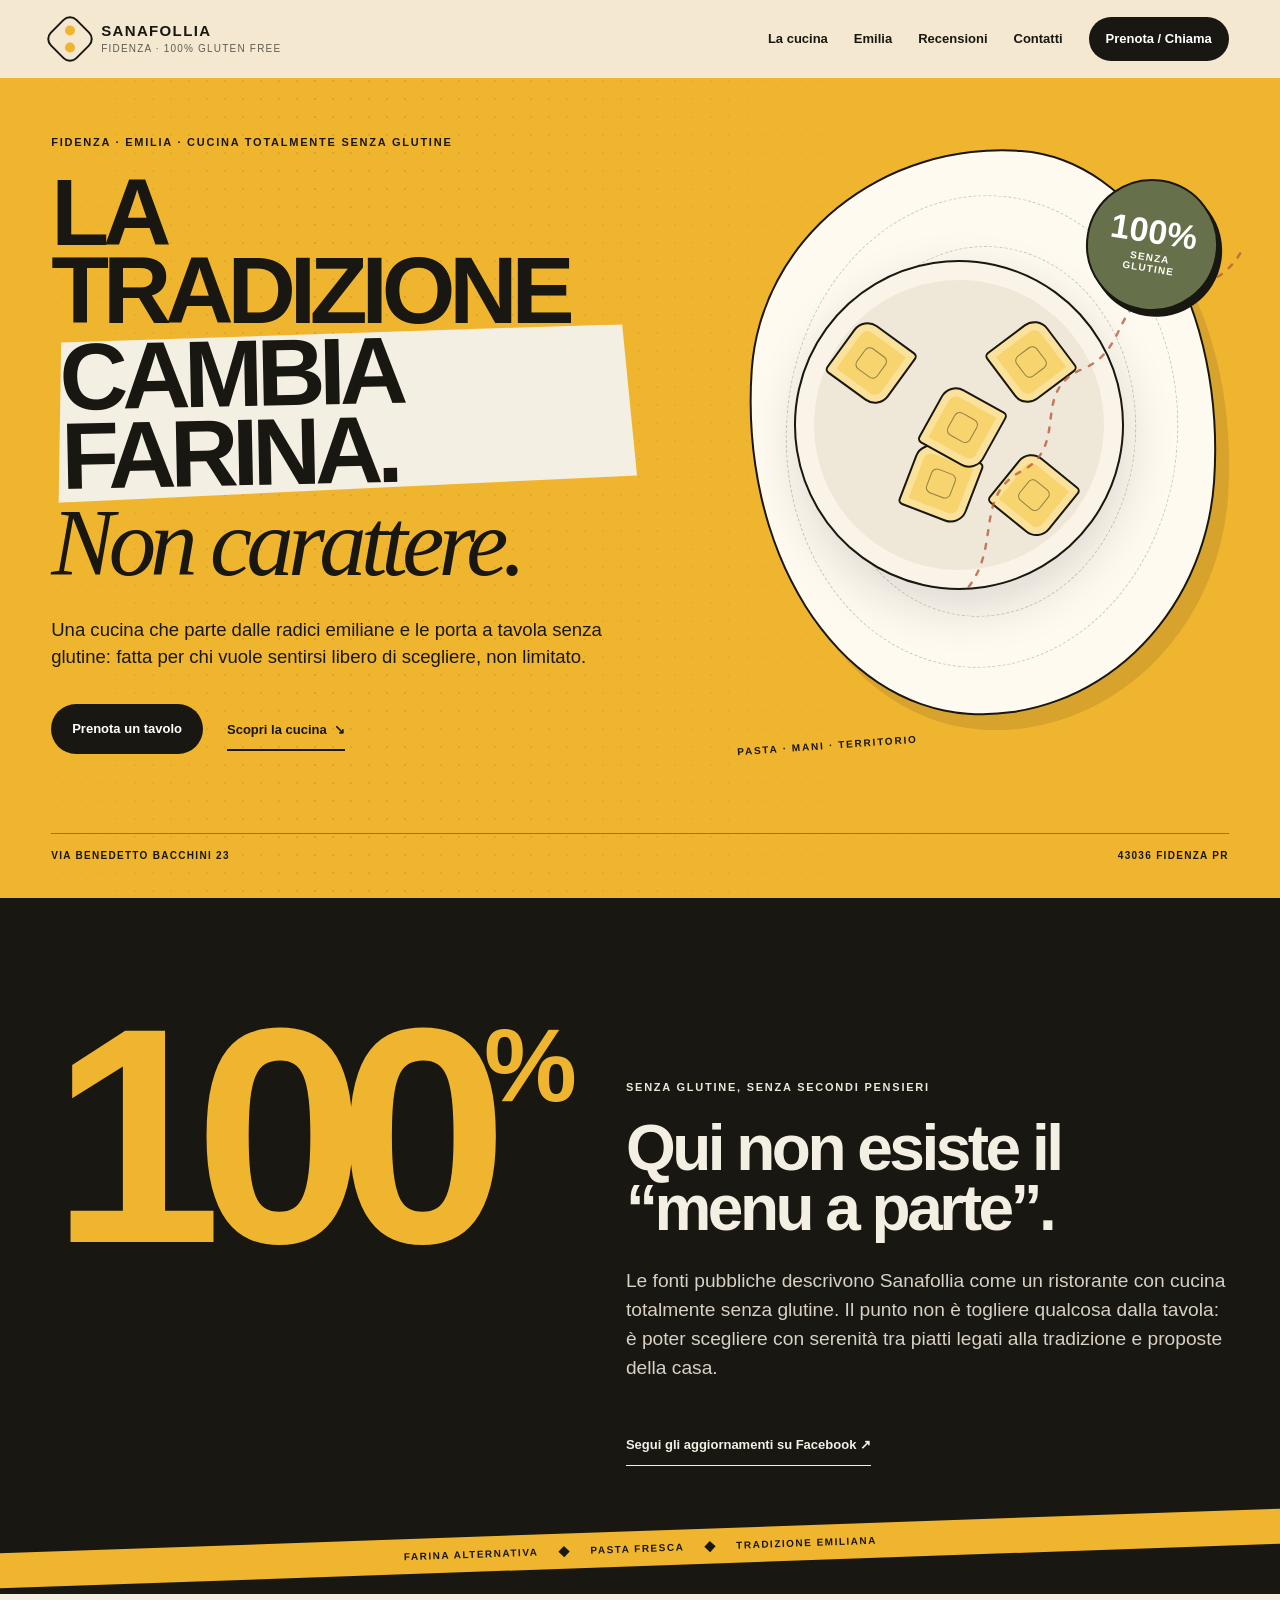
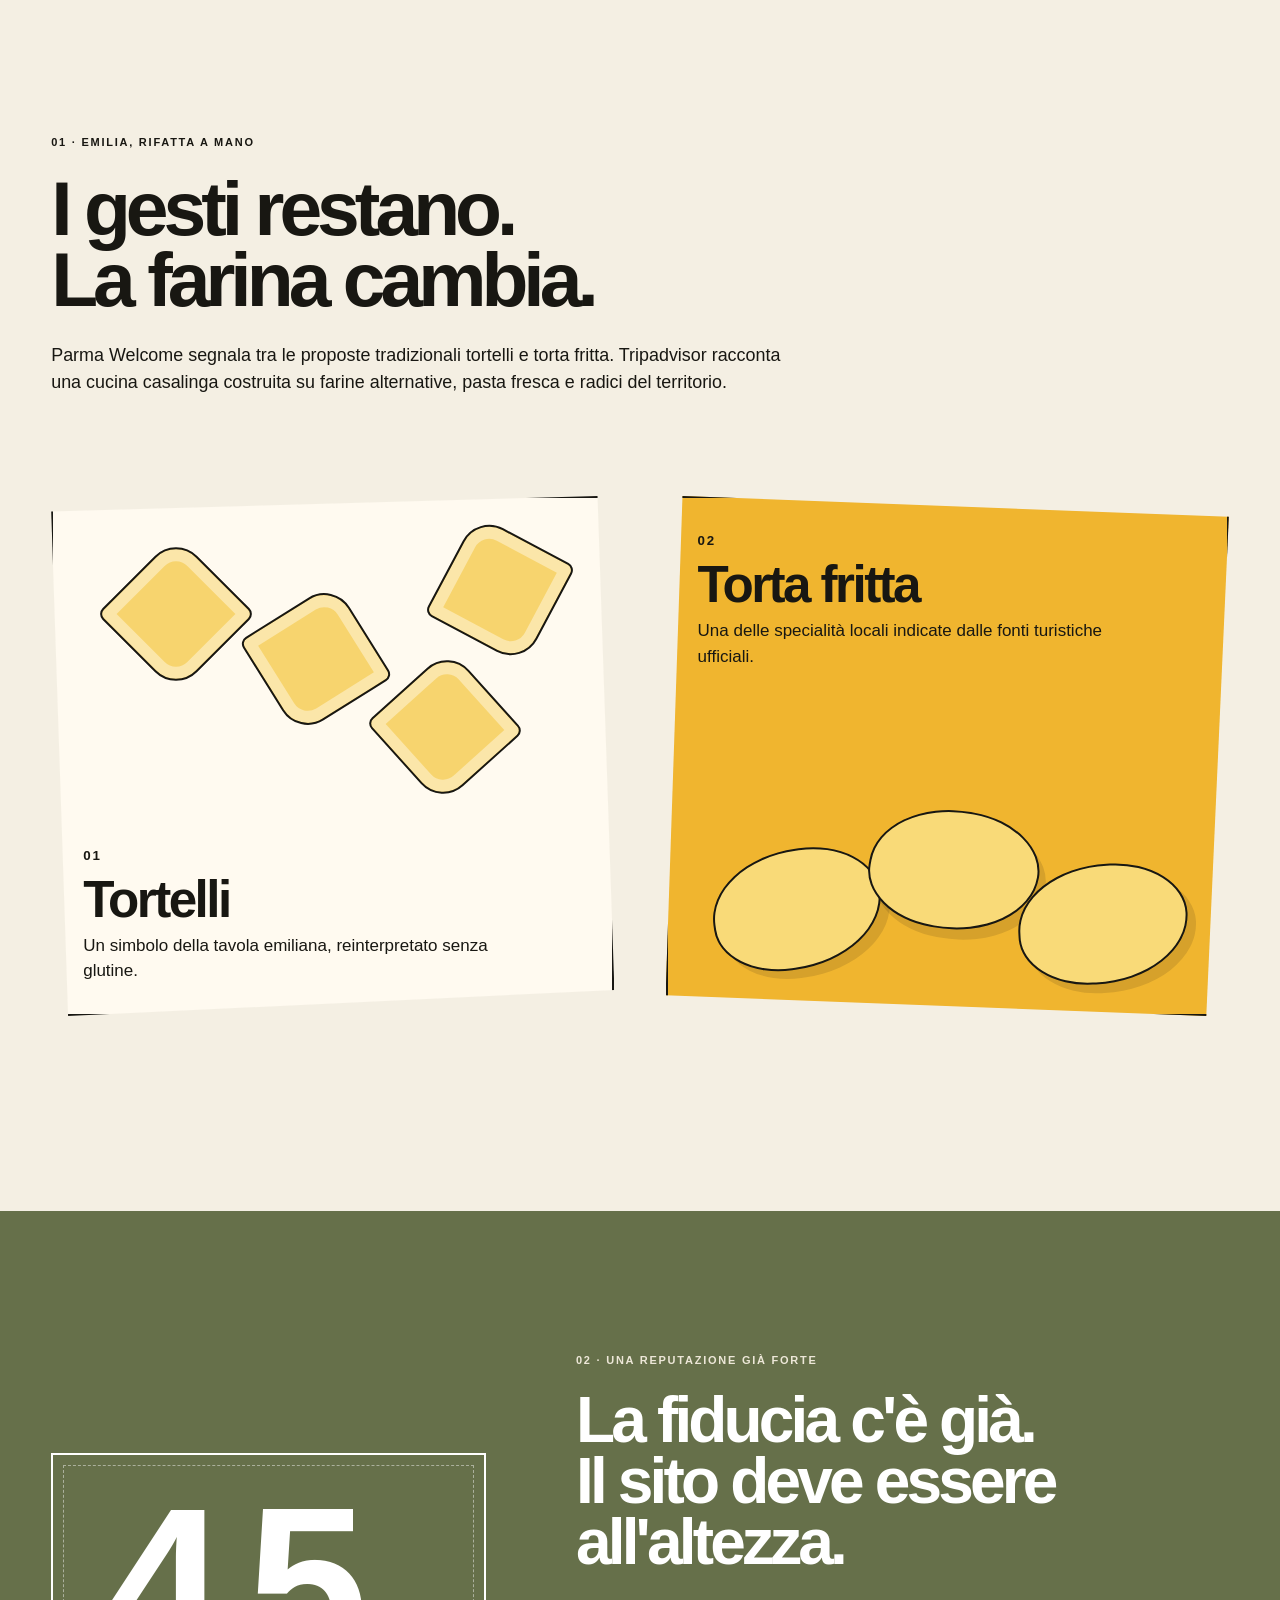
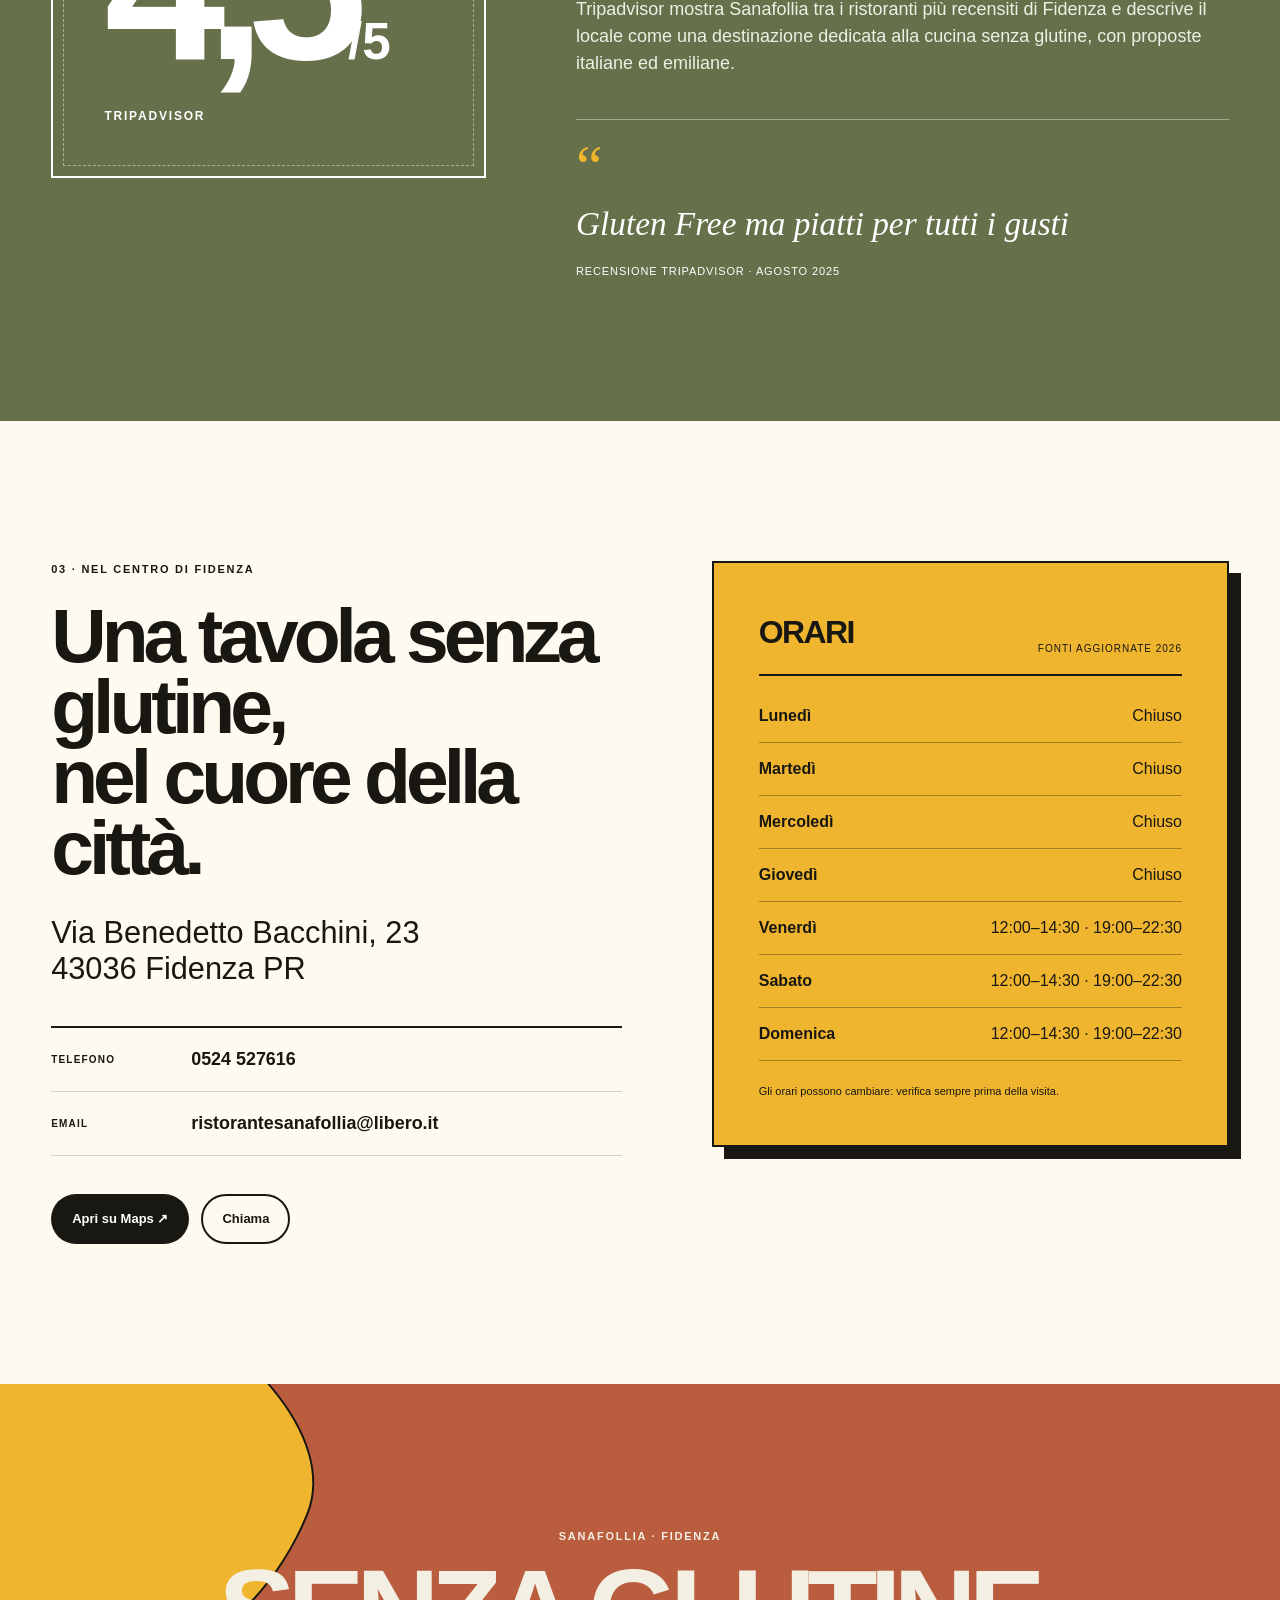
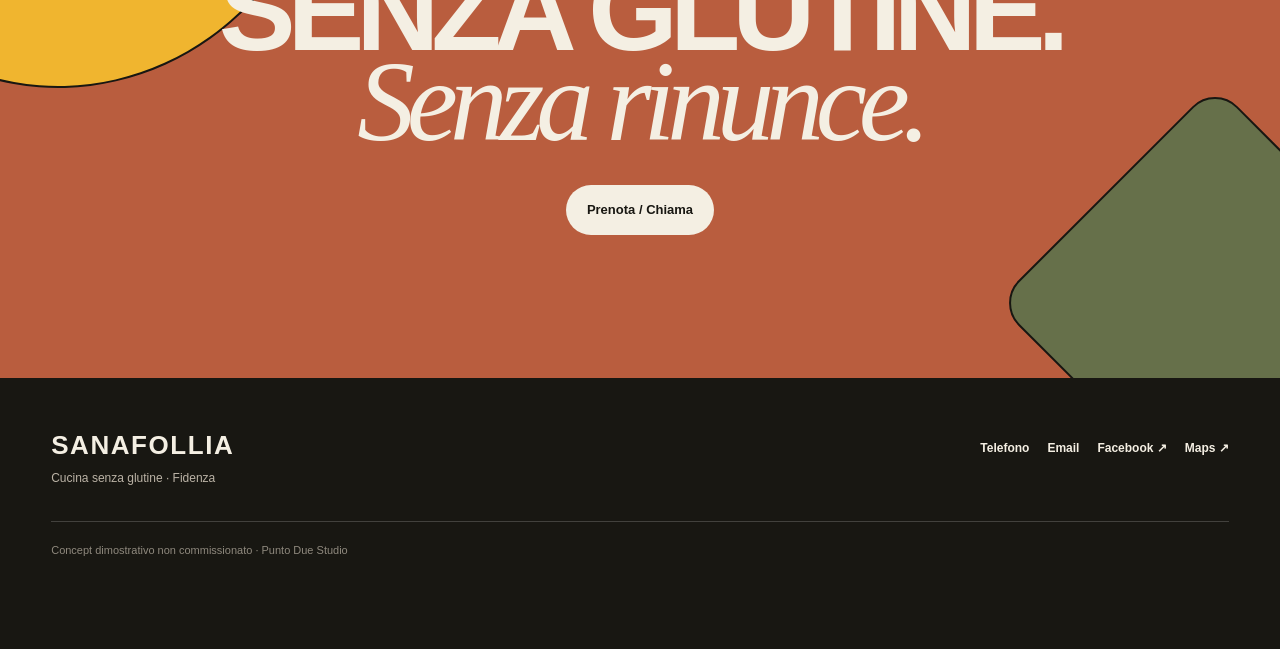
<file: index.html>
<!doctype html>
<html lang="it">
<head>
  <meta charset="utf-8">
  <meta name="viewport" content="width=device-width, initial-scale=1">
  <meta name="theme-color" content="#f0b52f">
  <title>Sanafollia — Cucina emiliana senza glutine a Fidenza</title>
  <meta name="description" content="Concept demo per Ristorante Sanafollia a Fidenza: cucina emiliana totalmente senza glutine, pasta fresca, tortelli e torta fritta nel centro storico.">
  <meta property="og:title" content="Sanafollia — Fidenza">
  <meta property="og:description" content="La tradizione cambia farina. Non carattere. Cucina emiliana totalmente senza glutine nel centro di Fidenza.">
  <meta property="og:type" content="website">
  <meta property="og:locale" content="it_IT">
  <meta name="twitter:card" content="summary">
  <link rel="icon" href="assets/favicon.svg" type="image/svg+xml">
  <link rel="stylesheet" href="styles.css">
  <style id="responsive-qa-fixes">
    section[id]{scroll-margin-top:calc(var(--header-h) + 16px)}
    .brand{min-height:44px}
    .nav-cta{min-height:44px;display:inline-flex;align-items:center;justify-content:center}
    .menu-toggle{width:44px;height:44px}
    @media (max-width:680px){
      .hero h1{font-size:clamp(46px,13vw,56px)}
      .footer-links{gap:8px 14px}
      .footer-links a,.text-action,.under-link{display:inline-flex;align-items:center;min-height:44px}
    }
  </style>
  <script src="script.js" defer></script>
  <script type="application/ld+json">
  {
    "@context":"https://schema.org",
    "@type":"Restaurant",
    "name":"Ristorante Sanafollia",
    "description":"Ristorante a Fidenza con cucina totalmente senza glutine e proposte legate alla tradizione emiliana.",
    "telephone":"+39 0524 527616",
    "email":"ristorantesanafollia@libero.it",
    "servesCuisine":["Emiliana","Italiana","Senza glutine"],
    "priceRange":"€€–€€€",
    "address":{
      "@type":"PostalAddress",
      "streetAddress":"Via Benedetto Bacchini 23",
      "postalCode":"43036",
      "addressLocality":"Fidenza",
      "addressRegion":"PR",
      "addressCountry":"IT"
    },
    "openingHoursSpecification":[
      {"@type":"OpeningHoursSpecification","dayOfWeek":["Friday","Saturday","Sunday"],"opens":"12:00","closes":"14:30"},
      {"@type":"OpeningHoursSpecification","dayOfWeek":["Friday","Saturday","Sunday"],"opens":"19:00","closes":"22:30"}
    ],
    "sameAs":[
      "https://www.facebook.com/Ristorante-Sanafollia-Gluten-Free-274627049386507/",
      "https://www.tripadvisor.it/Restaurant_Review-g1069551-d6662974-Reviews-Ristorante_Sanafollia_Gluten_free-Fidenza_Province_of_Parma_Emilia_Romagna.html"
    ]
  }
  </script>
</head>
<body>
  <a class="skip-link" href="#main">Vai al contenuto</a>

  <header class="site-header" data-header>
    <a class="brand" href="#top" aria-label="Sanafollia, torna all'inizio">
      <span class="brand-mark" aria-hidden="true"><i></i><i></i></span>
      <span class="brand-copy"><strong>SANAFOLLIA</strong><small>Fidenza · 100% gluten free</small></span>
    </a>
    <button class="menu-toggle" type="button" data-menu-toggle aria-expanded="false" aria-controls="site-nav">
      <span class="sr-only">Apri menu</span><span></span><span></span>
    </button>
    <nav class="site-nav" id="site-nav" data-nav aria-label="Navigazione principale">
      <a href="#filosofia">La cucina</a>
      <a href="#emilia">Emilia</a>
      <a href="#reputazione">Recensioni</a>
      <a href="#visita">Contatti</a>
      <a class="nav-cta" href="tel:+390524527616">Prenota / Chiama</a>
    </nav>
  </header>

  <main id="main">
    <section class="hero" id="top" aria-labelledby="hero-title">
      <div class="hero-copy reveal">
        <p class="eyebrow">FIDENZA · EMILIA · CUCINA TOTALMENTE SENZA GLUTINE</p>
        <h1 id="hero-title">La tradizione<br><span>cambia farina.</span><br><em>Non carattere.</em></h1>
        <p class="hero-lead">Una cucina che parte dalle radici emiliane e le porta a tavola senza glutine: fatta per chi vuole sentirsi libero di scegliere, non limitato.</p>
        <div class="hero-actions">
          <a class="button button-dark" href="tel:+390524527616">Prenota un tavolo</a>
          <a class="text-action" href="#emilia">Scopri la cucina <span>↘</span></a>
        </div>
      </div>

      <div class="hero-table reveal" aria-hidden="true">
        <div class="table-cloth"></div>
        <div class="plate">
          <span class="tortello t1"></span>
          <span class="tortello t2"></span>
          <span class="tortello t3"></span>
          <span class="tortello t4"></span>
          <span class="tortello t5"></span>
        </div>
        <svg class="flour-line" viewBox="0 0 420 520" fill="none" xmlns="http://www.w3.org/2000/svg">
          <path d="M51 442C90 391 58 331 115 301C176 269 125 203 190 176C251 151 222 82 305 78C347 76 374 55 387 26" stroke="currentColor" stroke-width="3" stroke-linecap="round" stroke-dasharray="6 11"/>
        </svg>
        <div class="gf-seal"><strong>100%</strong><span>SENZA<br>GLUTINE</span></div>
        <p class="hero-art-note">PASTA · MANI · TERRITORIO</p>
      </div>

      <div class="hero-footer" aria-hidden="true">
        <span>VIA BENEDETTO BACCHINI 23</span>
        <span>43036 FIDENZA PR</span>
      </div>
    </section>

    <section class="statement" id="filosofia" aria-labelledby="statement-title">
      <div class="statement-number reveal">100<span>%</span></div>
      <div class="statement-copy reveal">
        <p class="eyebrow light">SENZA GLUTINE, SENZA SECONDI PENSIERI</p>
        <h2 id="statement-title">Qui non esiste il “menu a parte”.</h2>
        <p>Le fonti pubbliche descrivono Sanafollia come un ristorante con cucina totalmente senza glutine. Il punto non è togliere qualcosa dalla tavola: è poter scegliere con serenità tra piatti legati alla tradizione e proposte della casa.</p>
        <a class="under-link" href="https://www.facebook.com/Ristorante-Sanafollia-Gluten-Free-274627049386507/" target="_blank" rel="noopener noreferrer">Segui gli aggiornamenti su Facebook ↗</a>
      </div>
      <div class="statement-ribbon" aria-hidden="true"><span>FARINA ALTERNATIVA</span><i></i><span>PASTA FRESCA</span><i></i><span>TRADIZIONE EMILIANA</span></div>
    </section>

    <section class="emilia" id="emilia" aria-labelledby="emilia-title">
      <div class="emilia-head reveal">
        <p class="section-label">01 · EMILIA, RIFATTA A MANO</p>
        <h2 id="emilia-title">I gesti restano.<br>La farina cambia.</h2>
        <p>Parma Welcome segnala tra le proposte tradizionali tortelli e torta fritta. Tripadvisor racconta una cucina casalinga costruita su farine alternative, pasta fresca e radici del territorio.</p>
      </div>

      <div class="pasta-stage" aria-label="Due specialità emiliane citate dalle fonti pubbliche">
        <article class="dish dish-tortelli reveal">
          <div class="dish-art" aria-hidden="true">
            <span></span><span></span><span></span><span></span>
          </div>
          <div class="dish-copy"><small>01</small><h3>Tortelli</h3><p>Un simbolo della tavola emiliana, reinterpretato senza glutine.</p></div>
        </article>
        <article class="dish dish-fritta reveal">
          <div class="dish-copy"><small>02</small><h3>Torta fritta</h3><p>Una delle specialità locali indicate dalle fonti turistiche ufficiali.</p></div>
          <div class="dish-art" aria-hidden="true">
            <span></span><span></span><span></span>
          </div>
        </article>
      </div>

      <p class="data-note reveal">La disponibilità dei singoli piatti può variare. Questa demo evita di inventare un menu completo o prezzi non verificati.</p>
    </section>

    <section class="reputation" id="reputazione" aria-labelledby="reputation-title">
      <div class="reputation-score reveal">
        <span class="score-big">4,5</span><span class="score-of">/5</span>
        <p>Tripadvisor</p>
      </div>
      <div class="reputation-copy reveal">
        <p class="section-label light">02 · UNA REPUTAZIONE GIÀ FORTE</p>
        <h2 id="reputation-title">La fiducia c'è già.<br>Il sito deve essere all'altezza.</h2>
        <p>Tripadvisor mostra Sanafollia tra i ristoranti più recensiti di Fidenza e descrive il locale come una destinazione dedicata alla cucina senza glutine, con proposte italiane ed emiliane.</p>
        <blockquote>
          <span>“</span>
          <p>Gluten Free ma piatti per tutti i gusti</p>
          <footer>Recensione Tripadvisor · agosto 2025</footer>
        </blockquote>
      </div>
    </section>

    <section class="visit" id="visita" aria-labelledby="visit-title">
      <div class="visit-copy reveal">
        <p class="section-label">03 · NEL CENTRO DI FIDENZA</p>
        <h2 id="visit-title">Una tavola senza glutine,<br>nel cuore della città.</h2>
        <address>Via Benedetto Bacchini, 23<br>43036 Fidenza PR</address>
        <div class="contact-stack">
          <a href="tel:+390524527616"><span>Telefono</span><strong>0524 527616</strong></a>
          <a href="mailto:ristorantesanafollia@libero.it"><span>Email</span><strong>ristorantesanafollia@libero.it</strong></a>
        </div>
        <div class="visit-actions">
          <a class="button button-dark" href="https://www.google.com/maps/search/?api=1&query=Ristorante+Sanafollia+Via+Benedetto+Bacchini+23+Fidenza" target="_blank" rel="noopener noreferrer">Apri su Maps ↗</a>
          <a class="button button-outline" href="tel:+390524527616">Chiama</a>
        </div>
      </div>

      <aside class="hours-card reveal" aria-label="Orari pubblicati online">
        <div class="hours-stamp"><span>ORARI</span><small>fonti aggiornate 2026</small></div>
        <dl>
          <div><dt>Lunedì</dt><dd>Chiuso</dd></div>
          <div><dt>Martedì</dt><dd>Chiuso</dd></div>
          <div><dt>Mercoledì</dt><dd>Chiuso</dd></div>
          <div><dt>Giovedì</dt><dd>Chiuso</dd></div>
          <div><dt>Venerdì</dt><dd>12:00–14:30 · 19:00–22:30</dd></div>
          <div><dt>Sabato</dt><dd>12:00–14:30 · 19:00–22:30</dd></div>
          <div><dt>Domenica</dt><dd>12:00–14:30 · 19:00–22:30</dd></div>
        </dl>
        <p>Gli orari possono cambiare: verifica sempre prima della visita.</p>
      </aside>
    </section>

    <section class="closing" aria-labelledby="closing-title">
      <div class="closing-shape closing-a" aria-hidden="true"></div>
      <div class="closing-shape closing-b" aria-hidden="true"></div>
      <div class="closing-inner reveal">
        <p class="eyebrow">SANAFOLLIA · FIDENZA</p>
        <h2 id="closing-title">Senza glutine.<br><em>Senza rinunce.</em></h2>
        <a class="button button-cream" href="tel:+390524527616">Prenota / Chiama</a>
      </div>
    </section>
  </main>

  <footer class="site-footer">
    <div class="footer-brand"><strong>SANAFOLLIA</strong><span>Cucina senza glutine · Fidenza</span></div>
    <div class="footer-links">
      <a href="tel:+390524527616">Telefono</a>
      <a href="mailto:ristorantesanafollia@libero.it">Email</a>
      <a href="https://www.facebook.com/Ristorante-Sanafollia-Gluten-Free-274627049386507/" target="_blank" rel="noopener noreferrer">Facebook ↗</a>
      <a href="https://www.google.com/maps/search/?api=1&query=Ristorante+Sanafollia+Via+Benedetto+Bacchini+23+Fidenza" target="_blank" rel="noopener noreferrer">Maps ↗</a>
    </div>
    <p class="demo-note">Concept dimostrativo non commissionato · Punto Due Studio</p>
  </footer>

  <nav class="mobile-dock" aria-label="Azioni rapide">
    <a href="tel:+390524527616">Chiama</a>
    <a href="https://www.google.com/maps/search/?api=1&query=Ristorante+Sanafollia+Via+Benedetto+Bacchini+23+Fidenza" target="_blank" rel="noopener noreferrer">Maps</a>
    <a href="mailto:ristorantesanafollia@libero.it">Email</a>
  </nav>

</body>
</html>
</file>
<file: styles.css>
:root{
  --butter:#f0b52f;
  --butter-soft:#f7d46e;
  --cream:#f4efe3;
  --paper:#fffaf0;
  --ink:#181712;
  --olive:#66704a;
  --terracotta:#b95d3e;
  --line:rgba(24,23,18,.18);
  --radius:28px;
  --header-h:78px;
}
*{box-sizing:border-box}
html{scroll-behavior:smooth}
body{margin:0;background:var(--cream);color:var(--ink);font-family:Arial,Helvetica,sans-serif;line-height:1.5;overflow-x:hidden}
a{color:inherit;text-decoration:none}
img,svg{display:block;max-width:100%}
button,input,textarea,select{font:inherit}
::selection{background:var(--ink);color:var(--butter)}
.sr-only{position:absolute!important;width:1px;height:1px;padding:0;margin:-1px;overflow:hidden;clip:rect(0,0,0,0);white-space:nowrap;border:0}
.skip-link{position:fixed;left:16px;top:-80px;z-index:9999;background:var(--ink);color:#fff;padding:12px 16px;border-radius:10px;transition:top .2s}
.skip-link:focus{top:16px}
:focus-visible{outline:3px solid var(--terracotta);outline-offset:4px}

.site-header{height:var(--header-h);position:fixed;inset:0 0 auto 0;z-index:1000;display:flex;align-items:center;justify-content:space-between;padding:0 clamp(18px,4vw,56px);background:rgba(244,239,227,.9);backdrop-filter:blur(14px);border-bottom:1px solid transparent;transition:.25s ease}
.site-header.is-scrolled{border-color:var(--line);box-shadow:0 10px 30px rgba(24,23,18,.06)}
.brand{display:flex;align-items:center;gap:12px;min-width:0;min-height:44px}
.brand-mark{position:relative;width:38px;height:38px;display:grid;place-items:center;transform:rotate(45deg);border:2px solid var(--ink);border-radius:10px}
.brand-mark i{position:absolute;width:10px;height:10px;background:var(--butter);border-radius:50%}
.brand-mark i:first-child{left:6px;top:6px}.brand-mark i:last-child{right:6px;bottom:6px}
.brand-copy{display:flex;flex-direction:column;line-height:1.05}.brand-copy strong{font-size:15px;letter-spacing:.09em}.brand-copy small{font-size:10px;text-transform:uppercase;letter-spacing:.12em;margin-top:5px;color:#5f5b50}
.site-nav{display:flex;align-items:center;gap:26px;font-size:13px;font-weight:700}
.site-nav>a:not(.nav-cta){position:relative}.site-nav>a:not(.nav-cta)::after{content:"";position:absolute;left:0;right:100%;bottom:-6px;height:2px;background:var(--ink);transition:right .2s}.site-nav>a:not(.nav-cta):hover::after{right:0}
.nav-cta{background:var(--ink);color:#fff;padding:12px 17px;border-radius:999px}
.menu-toggle{display:none;width:44px;height:44px;border:0;background:none;padding:9px;cursor:pointer}.menu-toggle span:not(.sr-only){display:block;width:26px;height:2px;background:var(--ink);margin:6px 0;transition:.2s}

.hero{min-height:100svh;padding:calc(var(--header-h) + 46px) clamp(18px,4vw,56px) 30px;display:grid;grid-template-columns:minmax(0,1.05fr) minmax(360px,.95fr);gap:clamp(30px,5vw,90px);align-items:center;position:relative;background:var(--butter);overflow:hidden;border-bottom:2px solid var(--ink)}
.hero::before{content:"";position:absolute;inset:0;background-image:radial-gradient(rgba(24,23,18,.1) 1px,transparent 1px);background-size:18px 18px;mask-image:linear-gradient(90deg,transparent,black 25%,transparent 75%)}
.hero-copy,.hero-table,.hero-footer{position:relative;z-index:1}
.eyebrow,.section-label{font-size:11px;letter-spacing:.16em;text-transform:uppercase;font-weight:800;margin:0 0 22px}.eyebrow.light,.section-label.light{color:#ede7d8}
.hero h1{font-size:clamp(56px,7.4vw,126px);line-height:.83;letter-spacing:-.065em;margin:0;max-width:980px;font-weight:900;text-transform:uppercase}
.hero h1 span{display:inline-block;background:var(--cream);padding:.02em .1em .08em;transform:rotate(-1.2deg);clip-path:polygon(2% 4%,98% 0,100% 91%,1% 100%)}
.hero h1 em{font-family:Georgia,'Times New Roman',serif;font-weight:400;text-transform:none;letter-spacing:-.06em;display:inline-block;margin-top:.08em}
.hero-lead{font-size:clamp(17px,1.45vw,23px);max-width:660px;margin:34px 0 0;line-height:1.45}
.hero-actions{display:flex;align-items:center;gap:24px;margin-top:34px;flex-wrap:wrap}
.button{display:inline-flex;align-items:center;justify-content:center;min-height:48px;padding:13px 19px;border:2px solid transparent;border-radius:999px;font-weight:800;font-size:13px;transition:transform .2s,background .2s,color .2s}
.button:hover{transform:translateY(-2px)}.button-dark{background:var(--ink);color:#fff}.button-dark:hover{background:#000}.button-outline{border-color:var(--ink)}.button-cream{background:var(--cream);color:var(--ink)}
.text-action{display:inline-flex;align-items:center;min-height:44px;font-size:13px;font-weight:800;border-bottom:2px solid var(--ink);padding:8px 0 4px}.text-action span{display:inline-block;margin-left:7px;transition:transform .2s}.text-action:hover span{transform:translate(3px,3px)}
.hero-table{height:min(70vh,650px);min-height:500px;position:relative}
.table-cloth{position:absolute;inset:3% 2% 7% 9%;background:var(--paper);border:2px solid var(--ink);border-radius:54% 46% 49% 51%/42% 56% 44% 58%;transform:rotate(4deg);box-shadow:14px 14px 0 rgba(24,23,18,.11)}
.table-cloth::before,.table-cloth::after{content:"";position:absolute;border:1px dashed rgba(24,23,18,.22);border-radius:50%}.table-cloth::before{inset:8%}.table-cloth::after{inset:17%}
.plate{position:absolute;width:min(330px,64%);aspect-ratio:1;left:49%;top:47%;transform:translate(-50%,-50%) rotate(-9deg);border-radius:50%;background:#efe8d8;border:2px solid var(--ink);box-shadow:inset 0 0 0 18px #faf4e8,0 18px 50px rgba(24,23,18,.14)}
.tortello{position:absolute;width:68px;height:68px;background:var(--butter-soft);border:2px solid var(--ink);border-radius:17px 5px 17px 5px;transform:rotate(45deg);box-shadow:inset 0 0 0 7px rgba(255,250,240,.35)}
.tortello::after{content:"";position:absolute;inset:19px;border:1px solid rgba(24,23,18,.45);border-radius:6px}
.t1{left:52px;top:54px}.t2{right:48px;top:78px;transform:rotate(62deg)}.t3{left:102px;bottom:74px;transform:rotate(30deg)}.t4{right:66px;bottom:48px;transform:rotate(48deg)}.t5{left:132px;top:132px;transform:rotate(38deg)}
.flour-line{position:absolute;right:-8%;top:3%;width:65%;height:92%;color:var(--terracotta);opacity:.8}
.gf-seal{position:absolute;right:2%;top:8%;width:132px;height:132px;border-radius:50%;background:var(--olive);color:#fff;border:2px solid var(--ink);display:grid;place-content:center;text-align:center;transform:rotate(9deg);box-shadow:5px 5px 0 var(--ink)}
.gf-seal strong{font-size:34px;line-height:.9}.gf-seal span{font-size:10px;line-height:1.05;letter-spacing:.12em;font-weight:800;margin-top:7px}
.hero-art-note{position:absolute;left:7%;bottom:1%;margin:0;font-size:10px;letter-spacing:.18em;font-weight:800;transform:rotate(-4deg)}
.hero-footer{grid-column:1/-1;display:flex;justify-content:space-between;padding-top:14px;border-top:1px solid rgba(24,23,18,.4);font-size:10px;letter-spacing:.13em;font-weight:800}

.statement{background:var(--ink);color:var(--cream);padding:clamp(70px,10vw,150px) clamp(18px,4vw,56px);display:grid;grid-template-columns:.85fr 1.15fr;gap:clamp(30px,6vw,110px);position:relative;overflow:hidden}
.statement-number{font-size:clamp(150px,24vw,390px);font-weight:900;line-height:.7;letter-spacing:-.09em;color:var(--butter);align-self:start}.statement-number span{font-size:.34em;vertical-align:top;margin-left:.03em}
.statement-copy{padding-top:clamp(10px,4vw,70px);max-width:760px}.statement-copy h2{font-size:clamp(42px,5vw,82px);line-height:.95;letter-spacing:-.055em;margin:0 0 28px}.statement-copy>p:not(.eyebrow){font-size:clamp(18px,1.5vw,23px);color:#d8d1c4;max-width:680px}.under-link{display:inline-flex;align-items:center;min-height:44px;margin-top:20px;padding:8px 0 4px;border-bottom:1px solid currentColor;font-weight:800;font-size:13px}
.statement-ribbon{position:absolute;left:-3%;right:-3%;bottom:28px;transform:rotate(-2deg);display:flex;align-items:center;justify-content:center;gap:22px;white-space:nowrap;color:var(--ink);background:var(--butter);padding:10px;font-size:10px;font-weight:900;letter-spacing:.15em}.statement-ribbon i{width:8px;height:8px;background:var(--ink);transform:rotate(45deg)}

.emilia{padding:clamp(82px,11vw,160px) clamp(18px,4vw,56px);background:var(--cream)}
.emilia-head{max-width:980px;margin-bottom:clamp(50px,8vw,100px)}
.emilia h2,.visit h2{font-size:clamp(48px,6vw,92px);line-height:.92;letter-spacing:-.065em;margin:0 0 28px}.emilia-head>p:last-child{max-width:760px;font-size:clamp(17px,1.4vw,22px)}
.pasta-stage{display:grid;grid-template-columns:1fr 1fr;gap:clamp(24px,4vw,64px);align-items:stretch}
.dish{min-height:520px;border:2px solid var(--ink);position:relative;overflow:hidden;display:flex;flex-direction:column;justify-content:space-between}
.dish-copy{padding:30px}.dish-copy small{font-weight:900;letter-spacing:.14em}.dish-copy h3{font-size:clamp(40px,4vw,66px);margin:10px 0 10px;line-height:.9;letter-spacing:-.05em}.dish-copy p{max-width:420px;margin:0;font-size:17px}
.dish-tortelli{background:var(--paper);clip-path:polygon(0 3%,97% 0,100% 95%,3% 100%)}.dish-fritta{background:var(--butter);clip-path:polygon(3% 0,100% 4%,96% 100%,0 96%)}
.dish-art{min-height:300px;position:relative}
.dish-tortelli .dish-art span{position:absolute;width:112px;height:112px;background:var(--butter-soft);border:2px solid var(--ink);border-radius:30px 8px 30px 8px;transform:rotate(45deg);box-shadow:inset 0 0 0 12px rgba(255,250,240,.45)}
.dish-tortelli .dish-art span:nth-child(1){left:12%;top:20%}.dish-tortelli .dish-art span:nth-child(2){left:37%;top:35%;transform:rotate(58deg)}.dish-tortelli .dish-art span:nth-child(3){right:10%;top:12%;transform:rotate(28deg)}.dish-tortelli .dish-art span:nth-child(4){right:20%;bottom:5%;transform:rotate(48deg)}
.dish-fritta .dish-art span{position:absolute;width:170px;height:120px;background:#f9da78;border:2px solid var(--ink);border-radius:55% 45% 57% 43%;box-shadow:8px 9px 0 rgba(24,23,18,.12)}.dish-fritta .dish-art span:nth-child(1){left:8%;bottom:15%;transform:rotate(-8deg)}.dish-fritta .dish-art span:nth-child(2){left:36%;bottom:28%;transform:rotate(10deg)}.dish-fritta .dish-art span:nth-child(3){right:7%;bottom:10%;transform:rotate(-3deg)}
.data-note{font-size:12px;color:#5f5b50;max-width:780px;margin:36px 0 0}

.reputation{background:var(--olive);color:#fff;padding:clamp(80px,11vw,150px) clamp(18px,4vw,56px);display:grid;grid-template-columns:.8fr 1.2fr;gap:clamp(34px,7vw,110px);align-items:center}
.reputation-score{border:2px solid #fff;padding:clamp(24px,4vw,56px);transform:rotate(-2deg);position:relative}.reputation-score::after{content:"";position:absolute;inset:10px;border:1px dashed rgba(255,255,255,.45)}
.score-big{font-size:clamp(110px,17vw,260px);line-height:.72;font-weight:900;letter-spacing:-.09em}.score-of{font-size:clamp(28px,4vw,62px);font-weight:900}.reputation-score p{margin:26px 0 0;font-size:12px;letter-spacing:.15em;text-transform:uppercase;font-weight:900}
.reputation-copy h2{font-size:clamp(46px,5vw,82px);line-height:.95;letter-spacing:-.06em;margin:0 0 24px}.reputation-copy>p:not(.section-label){max-width:680px;font-size:18px;color:#edf0e5}.reputation blockquote{margin:42px 0 0;border-top:1px solid rgba(255,255,255,.4);padding-top:28px;max-width:680px}.reputation blockquote span{font-family:Georgia,serif;font-size:60px;line-height:.6;color:var(--butter)}.reputation blockquote p{font-family:Georgia,serif;font-size:clamp(25px,2.6vw,42px);margin:6px 0 14px;font-style:italic}.reputation blockquote footer{font-size:11px;letter-spacing:.08em;text-transform:uppercase}

.visit{padding:clamp(82px,11vw,160px) clamp(18px,4vw,56px);display:grid;grid-template-columns:1.05fr .95fr;gap:clamp(34px,7vw,100px);background:var(--paper);align-items:start}
.visit-copy address{font-style:normal;font-size:clamp(22px,2.4vw,34px);line-height:1.2;margin:32px 0}
.contact-stack{border-top:2px solid var(--ink);margin:38px 0}.contact-stack a{display:grid;grid-template-columns:120px 1fr;gap:20px;padding:18px 0;border-bottom:1px solid var(--line);align-items:center}.contact-stack span{font-size:10px;text-transform:uppercase;letter-spacing:.12em;font-weight:900}.contact-stack strong{font-size:clamp(15px,1.4vw,20px);overflow-wrap:anywhere}.visit-actions{display:flex;gap:12px;flex-wrap:wrap}
.hours-card{background:var(--butter);border:2px solid var(--ink);padding:clamp(24px,3.5vw,50px);box-shadow:12px 12px 0 var(--ink);transform:rotate(1.2deg)}
.hours-stamp{display:flex;justify-content:space-between;gap:20px;align-items:end;border-bottom:2px solid var(--ink);padding-bottom:18px;margin-bottom:14px}.hours-stamp span{font-size:32px;font-weight:900;letter-spacing:-.05em}.hours-stamp small{font-size:10px;text-transform:uppercase;letter-spacing:.1em;text-align:right}
.hours-card dl{margin:0}.hours-card dl div{display:grid;grid-template-columns:110px 1fr;gap:18px;padding:14px 0;border-bottom:1px solid rgba(24,23,18,.35)}.hours-card dt{font-weight:800}.hours-card dd{margin:0;text-align:right}.hours-card>p{font-size:11px;margin:22px 0 0}

.closing{min-height:66vh;background:var(--terracotta);color:var(--cream);display:grid;place-items:center;position:relative;overflow:hidden;padding:80px 20px}.closing-inner{position:relative;z-index:2;text-align:center}.closing h2{font-size:clamp(62px,9vw,145px);line-height:.78;letter-spacing:-.07em;text-transform:uppercase;margin:0 0 38px}.closing h2 em{font-family:Georgia,'Times New Roman',serif;text-transform:none;font-weight:400}.closing-shape{position:absolute;border:2px solid var(--ink);background:var(--butter)}.closing-a{width:420px;height:420px;border-radius:35% 65% 62% 38%/42% 35% 65% 58%;left:-120px;top:-100px;transform:rotate(22deg)}.closing-b{width:310px;height:310px;right:-90px;bottom:-80px;transform:rotate(45deg);border-radius:32px;background:var(--olive)}

.site-footer{background:var(--ink);color:var(--cream);padding:48px clamp(18px,4vw,56px) 90px;display:grid;grid-template-columns:1fr auto;gap:34px;align-items:start}.footer-brand{display:flex;flex-direction:column}.footer-brand strong{font-size:26px;letter-spacing:.06em}.footer-brand span{font-size:12px;color:#bbb3a6;margin-top:4px}.footer-links{display:flex;gap:18px;flex-wrap:wrap;font-size:12px;font-weight:800}.footer-links a{display:inline-flex;align-items:center;min-height:44px}.demo-note{grid-column:1/-1;border-top:1px solid rgba(255,255,255,.18);padding-top:20px;margin:0;color:#8f897e;font-size:11px}
.mobile-dock{display:none}

.js .reveal{opacity:0;transform:translateY(26px);transition:opacity .7s ease,transform .7s cubic-bezier(.2,.7,.2,1)}.js .reveal.is-visible{opacity:1;transform:none}

@media (max-width:980px){
  :root{--header-h:70px}
  .site-nav{position:fixed;inset:var(--header-h) 0 auto 0;background:var(--cream);border-bottom:2px solid var(--ink);padding:24px;display:grid;gap:0;transform:translateY(-120%);opacity:0;pointer-events:none;transition:.25s ease}.site-nav.is-open{transform:none;opacity:1;pointer-events:auto}.site-nav a{padding:14px 4px;border-bottom:1px solid var(--line)}.nav-cta{margin-top:12px;text-align:center}.menu-toggle{display:block}.menu-toggle.is-open span:not(.sr-only):nth-child(2){transform:translateY(4px) rotate(45deg)}.menu-toggle.is-open span:not(.sr-only):nth-child(3){transform:translateY(-4px) rotate(-45deg)}
  .hero{grid-template-columns:1fr;padding-top:calc(var(--header-h) + 34px)}.hero-table{height:560px;min-height:0}.hero-footer{margin-top:10px}
  .statement,.reputation,.visit{grid-template-columns:1fr}.statement-number{font-size:clamp(150px,36vw,310px)}.statement-copy{padding-top:0}
  .pasta-stage{grid-template-columns:1fr}.dish{min-height:470px}.reputation-score{max-width:650px}.hours-card{transform:none}
}

@media (max-width:680px){
  body{padding-bottom:64px}.brand-copy small{display:none}.brand-mark{width:32px;height:32px}.site-header{padding-inline:16px}
  .hero{padding-inline:16px;padding-bottom:22px}.hero h1{font-size:clamp(46px,14vw,68px)}.hero-lead{font-size:17px}.hero-actions{align-items:flex-start;flex-direction:column}.hero-table{height:430px}.table-cloth{inset:5% 1% 8% 5%}.plate{width:min(270px,71%)}.tortello{width:54px;height:54px}.t1{left:38px;top:42px}.t2{right:34px;top:56px}.t3{left:78px;bottom:58px}.t4{right:48px;bottom:38px}.t5{left:103px;top:105px}.gf-seal{width:105px;height:105px;right:0}.gf-seal strong{font-size:28px}.hero-footer{display:none}
  .statement{padding-inline:16px;padding-bottom:110px}.statement-number{font-size:44vw}.statement-ribbon{justify-content:flex-start;overflow:hidden;padding-left:18px}
  .emilia,.reputation,.visit{padding-inline:16px}.emilia h2,.visit h2,.reputation-copy h2{font-size:clamp(42px,12vw,64px)}.dish{min-height:430px}.dish-copy{padding:24px}.dish-art{min-height:240px}.dish-tortelli .dish-art span{width:88px;height:88px}.dish-fritta .dish-art span{width:130px;height:92px}.data-note{font-size:11px}
  .score-big{font-size:38vw}.contact-stack a{grid-template-columns:85px 1fr;gap:10px}.hours-card dl div{grid-template-columns:90px 1fr;font-size:13px}.hours-stamp{align-items:flex-start;flex-direction:column}.hours-stamp small{text-align:left}
  .closing{min-height:58vh}.closing h2{font-size:16vw}.closing-a{width:260px;height:260px}.closing-b{width:210px;height:210px}
  .site-footer{grid-template-columns:1fr;padding-inline:16px;padding-bottom:32px}.footer-links{gap:14px}.demo-note{grid-column:1}
  .mobile-dock{position:fixed;z-index:999;left:10px;right:10px;bottom:10px;height:54px;background:var(--ink);color:#fff;border:1px solid rgba(255,255,255,.15);border-radius:16px;display:grid;grid-template-columns:repeat(3,1fr);box-shadow:0 12px 30px rgba(0,0,0,.25)}.mobile-dock a{display:grid;place-items:center;font-size:11px;font-weight:800;border-right:1px solid rgba(255,255,255,.13)}.mobile-dock a:last-child{border-right:0}
}

@media (max-width:360px){
  .hero-table{height:390px}.plate{width:235px}.gf-seal{width:92px;height:92px}.gf-seal span{font-size:8px}.dish-copy h3{font-size:38px}.hours-card{padding:20px}.hours-card dl div{grid-template-columns:75px 1fr;gap:8px;font-size:12px}.contact-stack a{grid-template-columns:1fr}.contact-stack strong{font-size:14px}
}

@media (prefers-reduced-motion:reduce){
  html{scroll-behavior:auto}.js .reveal{opacity:1;transform:none;transition:none}.site-nav,.button,.text-action span{transition:none}
}
</file>
